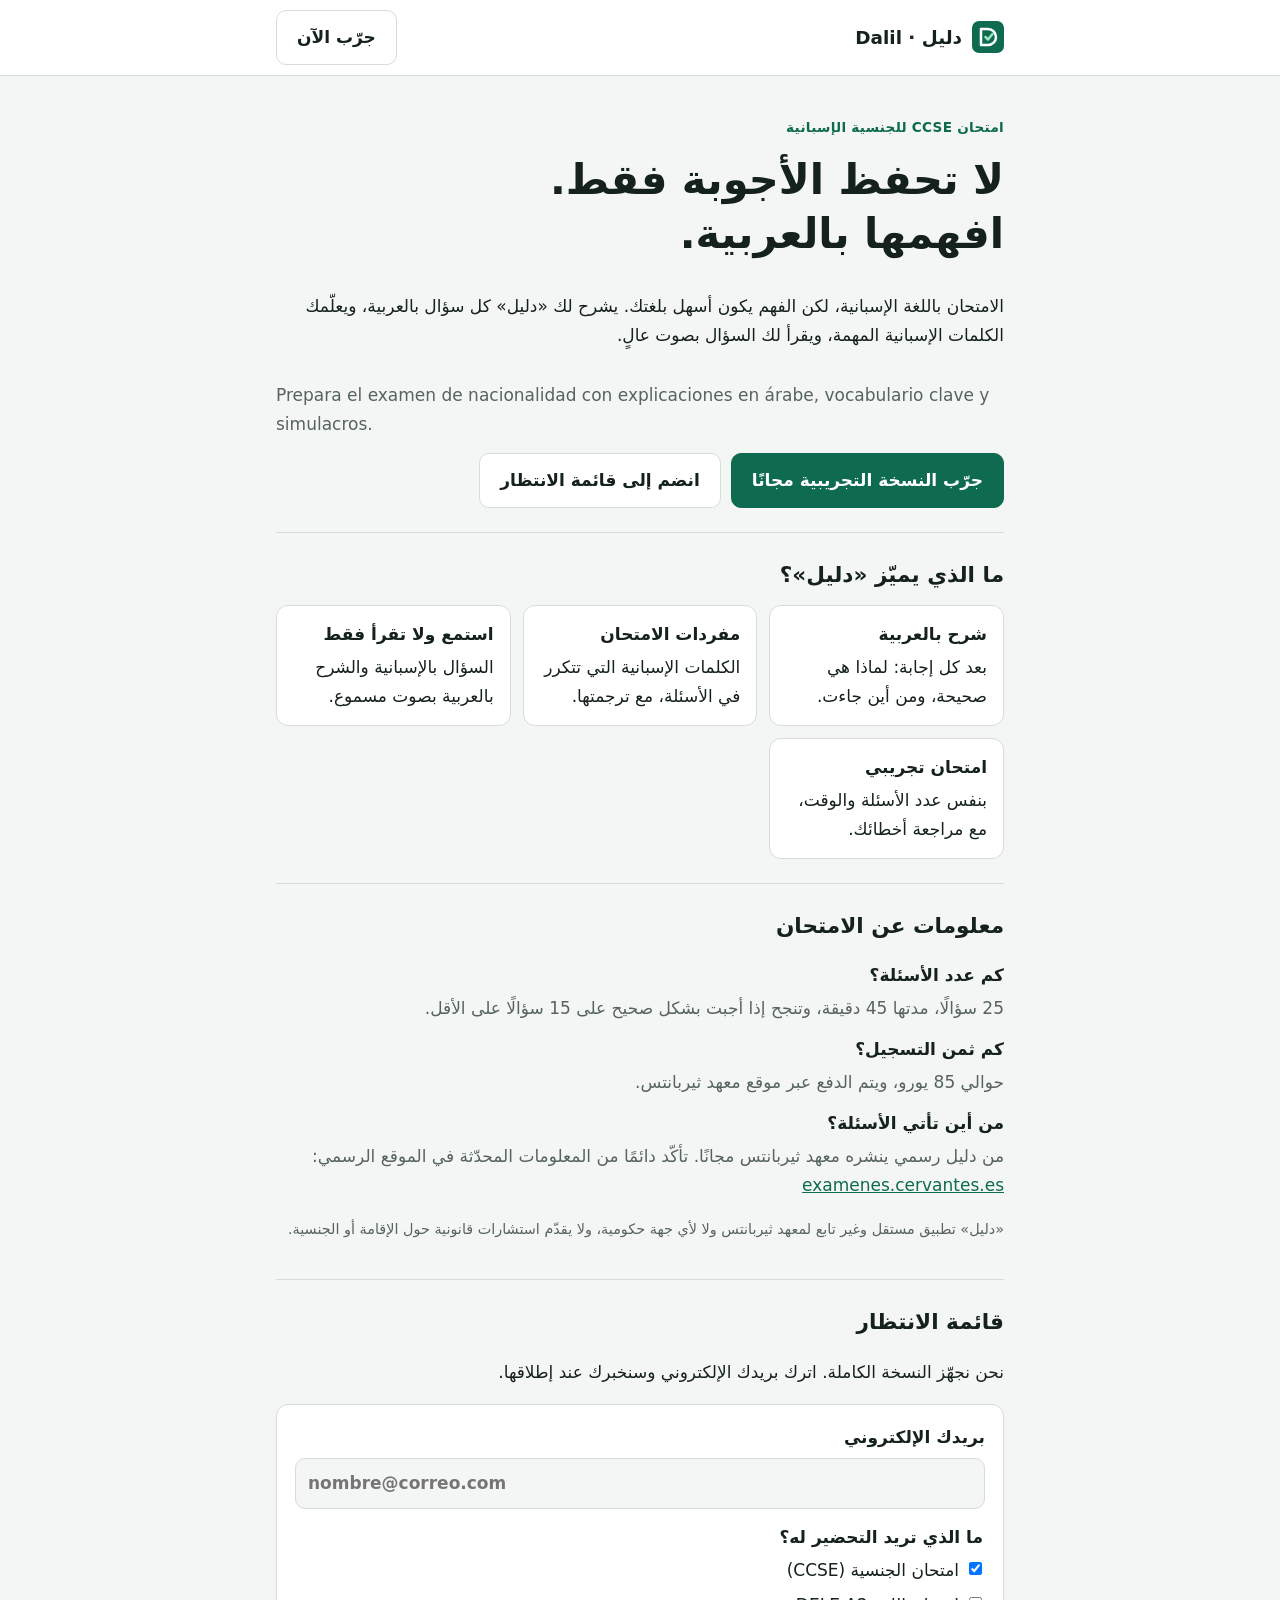
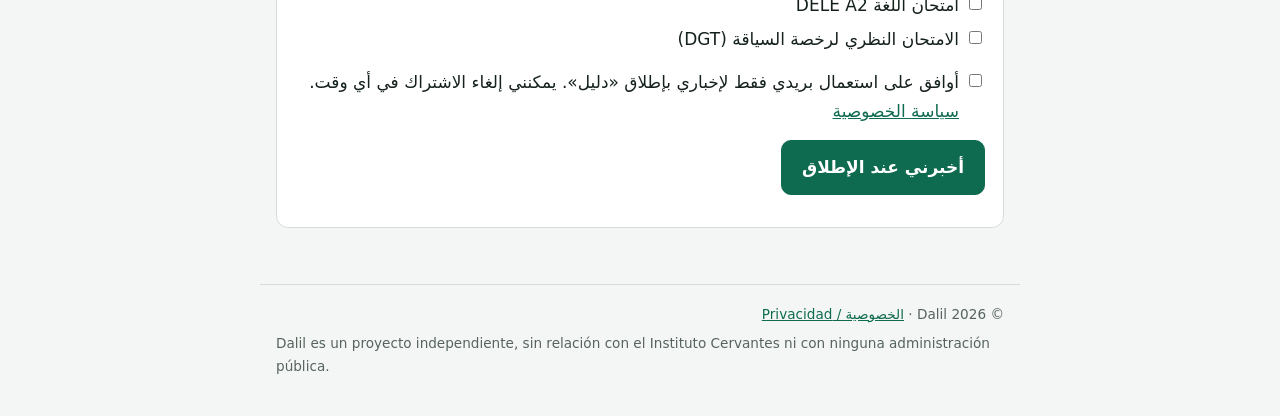
<file: index.html>
<!doctype html>
<html lang="ar" dir="rtl">
<head>
  <meta charset="utf-8">
  <meta name="viewport" content="width=device-width, initial-scale=1, viewport-fit=cover">
  <title>Dalil · امتحان الجنسية الإسبانية بالعربية</title>
  <meta name="description" content="افهم أسئلة امتحان الجنسية الإسبانية CCSE بالعربية: شرح، مفردات، نطق وامتحانات تجريبية. Prepara el CCSE con explicaciones en árabe.">
  <meta name="theme-color" content="#0f6b4f">
  <meta property="og:title" content="Dalil · امتحان الجنسية الإسبانية بالعربية">
  <meta property="og:description" content="شرح بالعربية، مفردات، نطق وامتحانات تجريبية لامتحان CCSE.">
  <link rel="icon" type="image/svg+xml" href="assets/icon.svg">
  <link rel="manifest" href="manifest.webmanifest">
  <link rel="stylesheet" href="assets/app.css">
</head>
<body>
  <header class="top">
    <div class="wrap">
      <a class="brand" href="index.html">
        <svg viewBox="0 0 64 64" aria-hidden="true"><rect width="64" height="64" rx="14" fill="#0f6b4f"/><path d="M18 16h14a16 16 0 0 1 0 32H18z" fill="none" stroke="#fff" stroke-width="5" stroke-linejoin="round"/><path d="M27 32l5 5 9-11" fill="none" stroke="#9fe3c6" stroke-width="5" stroke-linecap="round" stroke-linejoin="round"/></svg>
        <span>دليل · Dalil</span>
      </a>
      <a class="btn btn-ghost" href="practicar.html">جرّب الآن</a>
    </div>
  </header>

  <main class="wrap">
    <section class="hero">
      <p class="kicker">امتحان CCSE للجنسية الإسبانية</p>
      <h1>لا تحفظ الأجوبة فقط. افهمها بالعربية.</h1>
      <p>الامتحان باللغة الإسبانية، لكن الفهم يكون أسهل بلغتك. يشرح لك «دليل» كل سؤال بالعربية، ويعلّمك الكلمات الإسبانية المهمة، ويقرأ لك السؤال بصوت عالٍ.</p>
      <p class="es-line" lang="es" dir="ltr">Prepara el examen de nacionalidad con explicaciones en árabe, vocabulario clave y simulacros.</p>
      <div class="row">
        <a class="btn btn-primary" href="practicar.html">جرّب النسخة التجريبية مجانًا</a>
        <a class="btn" href="#قائمة-الانتظار">انضم إلى قائمة الانتظار</a>
      </div>
    </section>

    <section class="block">
      <h2>ما الذي يميّز «دليل»؟</h2>
      <ul class="points">
        <li><b>شرح بالعربية</b>بعد كل إجابة: لماذا هي صحيحة، ومن أين جاءت.</li>
        <li><b>مفردات الامتحان</b>الكلمات الإسبانية التي تتكرر في الأسئلة، مع ترجمتها.</li>
        <li><b>استمع ولا تقرأ فقط</b>السؤال بالإسبانية والشرح بالعربية بصوت مسموع.</li>
        <li><b>امتحان تجريبي</b>بنفس عدد الأسئلة والوقت، مع مراجعة أخطائك.</li>
      </ul>
    </section>

    <section class="block">
      <h2>معلومات عن الامتحان</h2>
      <dl class="faq">
        <dt>كم عدد الأسئلة؟</dt>
        <dd>25 سؤالًا، مدتها 45 دقيقة، وتنجح إذا أجبت بشكل صحيح على 15 سؤالًا على الأقل.</dd>
        <dt>كم ثمن التسجيل؟</dt>
        <dd>حوالي 85 يورو، ويتم الدفع عبر موقع معهد ثيربانتس.</dd>
        <dt>من أين تأتي الأسئلة؟</dt>
        <dd>من دليل رسمي ينشره معهد ثيربانتس مجانًا. تأكّد دائمًا من المعلومات المحدّثة في الموقع الرسمي: <a href="https://examenes.cervantes.es/es/ccse" lang="es" dir="ltr">examenes.cervantes.es</a></dd>
      </dl>
      <p class="note">«دليل» تطبيق مستقل وغير تابع لمعهد ثيربانتس ولا لأي جهة حكومية، ولا يقدّم استشارات قانونية حول الإقامة أو الجنسية.</p>
    </section>

    <section class="block" id="قائمة-الانتظار">
      <h2>قائمة الانتظار</h2>
      <p>نحن نجهّز النسخة الكاملة. اترك بريدك الإلكتروني وسنخبرك عند إطلاقها.</p>
      <form class="wait" id="waitForm" name="lista-espera" method="POST" data-netlify="true" netlify-honeypot="empresa">
        <input type="hidden" name="form-name" value="lista-espera">
        <p class="hp"><label>Empresa <input name="empresa" tabindex="-1" autocomplete="off"></label></p>
        <label for="email">بريدك الإلكتروني
          <input id="email" name="email" type="email" required autocomplete="email" inputmode="email" placeholder="nombre@correo.com">
        </label>
        <fieldset>
          <legend>ما الذي تريد التحضير له؟</legend>
          <label class="check"><input type="checkbox" name="examen" value="CCSE" checked> امتحان الجنسية (CCSE)</label>
          <label class="check"><input type="checkbox" name="examen" value="DELE A2"> امتحان اللغة DELE A2</label>
          <label class="check"><input type="checkbox" name="examen" value="DGT"> الامتحان النظري لرخصة السياقة (DGT)</label>
        </fieldset>
        <label class="check"><input type="checkbox" name="consentimiento" value="si" required>
          <span>أوافق على استعمال بريدي فقط لإخباري بإطلاق «دليل». يمكنني إلغاء الاشتراك في أي وقت. <a href="privacidad.html">سياسة الخصوصية</a></span>
        </label>
        <div class="row"><button class="btn btn-primary" type="submit">أخبرني عند الإطلاق</button></div>
        <p class="form-msg" id="formMsg" role="status"></p>
      </form>
    </section>
  </main>

  <footer class="foot wrap">
    <p>© 2026 Dalil · <a href="privacidad.html">الخصوصية / Privacidad</a></p>
    <p lang="es" dir="ltr">Dalil es un proyecto independiente, sin relación con el Instituto Cervantes ni con ninguna administración pública.</p>
  </footer>

  <script>
    // Envío de la lista de espera. En Netlify el formulario se recoge en /;
    // en cualquier otro alojamiento se avisa de que aún no está conectado.
    (function () {
      var form = document.getElementById("waitForm");
      var msg = document.getElementById("formMsg");
      form.addEventListener("submit", function (e) {
        e.preventDefault();
        if (!form.checkValidity()) { form.reportValidity(); return; }
        var body = new URLSearchParams(new FormData(form)).toString();
        msg.className = "form-msg";
        msg.textContent = "جارٍ الإرسال…";
        fetch("/", { method: "POST", headers: { "Content-Type": "application/x-www-form-urlencoded" }, body: body })
          .then(function (r) {
            if (!r.ok) throw new Error(String(r.status));
            form.reset();
            msg.className = "form-msg ok";
            msg.textContent = "شكرًا! سنراسلك عند الإطلاق.";
          })
          .catch(function () {
            msg.className = "form-msg bad";
            msg.textContent = "تعذّر الإرسال. حاول لاحقًا. (No se pudo enviar: el formulario aún no está conectado a un servidor.)";
          });
      });
    })();
  </script>
</body>
</html>
</file>
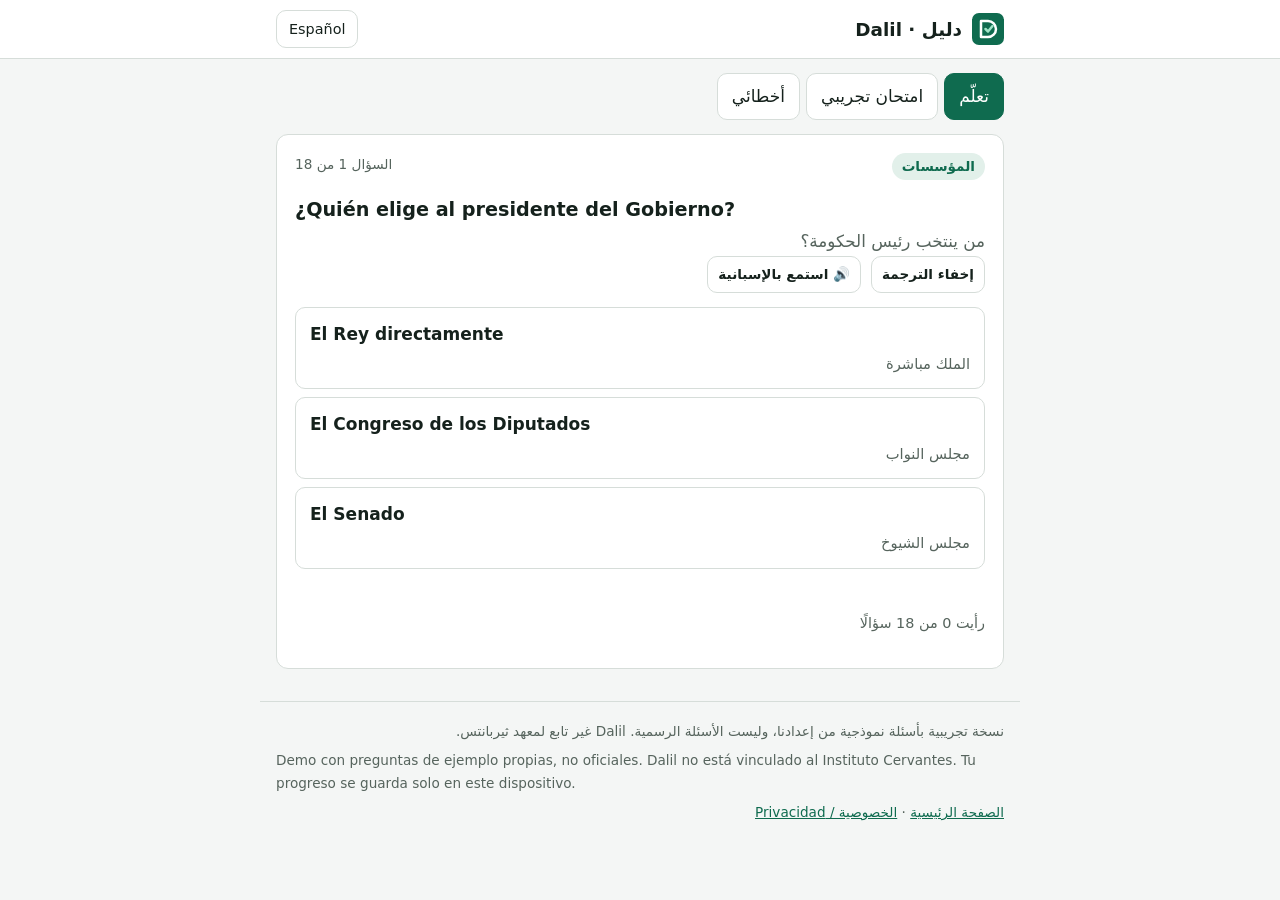
<file: practicar.html>
<!doctype html>
<html lang="ar" dir="rtl">
<head>
  <meta charset="utf-8">
  <meta name="viewport" content="width=device-width, initial-scale=1, viewport-fit=cover">
  <title>Dalil · تدرّب على امتحان CCSE</title>
  <meta name="description" content="تدرّب على امتحان الجنسية الإسبانية CCSE مع شرح بالعربية. Practica el CCSE con explicaciones en árabe.">
  <meta name="theme-color" content="#0f6b4f">
  <link rel="icon" type="image/svg+xml" href="assets/icon.svg">
  <link rel="manifest" href="manifest.webmanifest">
  <link rel="stylesheet" href="assets/app.css">
</head>
<body>
  <header class="top">
    <div class="wrap">
      <a class="brand" href="index.html">
        <svg viewBox="0 0 64 64" aria-hidden="true"><rect width="64" height="64" rx="14" fill="#0f6b4f"/><path d="M18 16h14a16 16 0 0 1 0 32H18z" fill="none" stroke="#fff" stroke-width="5" stroke-linejoin="round"/><path d="M27 32l5 5 9-11" fill="none" stroke="#9fe3c6" stroke-width="5" stroke-linecap="round" stroke-linejoin="round"/></svg>
        <span>دليل · Dalil</span>
      </a>
      <button type="button" class="lang-toggle" id="langBtn">Español</button>
    </div>
  </header>

  <main class="wrap">
    <nav class="tabs" id="tabs" role="tablist" aria-label="Modos">
      <button type="button" class="tab" role="tab" data-tab="study" aria-selected="true">تعلّم</button>
      <button type="button" class="tab" role="tab" data-tab="exam" aria-selected="false">امتحان تجريبي</button>
      <button type="button" class="tab" role="tab" data-tab="fails" aria-selected="false">أخطائي</button>
    </nav>
    <div id="view" aria-live="polite">
      <noscript><p>يحتاج هذا التطبيق إلى JavaScript. · Esta app necesita JavaScript.</p></noscript>
    </div>
  </main>

  <footer class="foot wrap">
    <p>نسخة تجريبية بأسئلة نموذجية من إعدادنا، وليست الأسئلة الرسمية. Dalil غير تابع لمعهد ثيربانتس.</p>
    <p lang="es" dir="ltr">Demo con preguntas de ejemplo propias, no oficiales. Dalil no está vinculado al Instituto Cervantes. Tu progreso se guarda solo en este dispositivo.</p>
    <p><a href="index.html">الصفحة الرئيسية</a> · <a href="privacidad.html">الخصوصية / Privacidad</a></p>
  </footer>

  <script src="data/preguntas-ejemplo.js"></script>
  <script src="assets/app.js"></script>
</body>
</html>
</file>
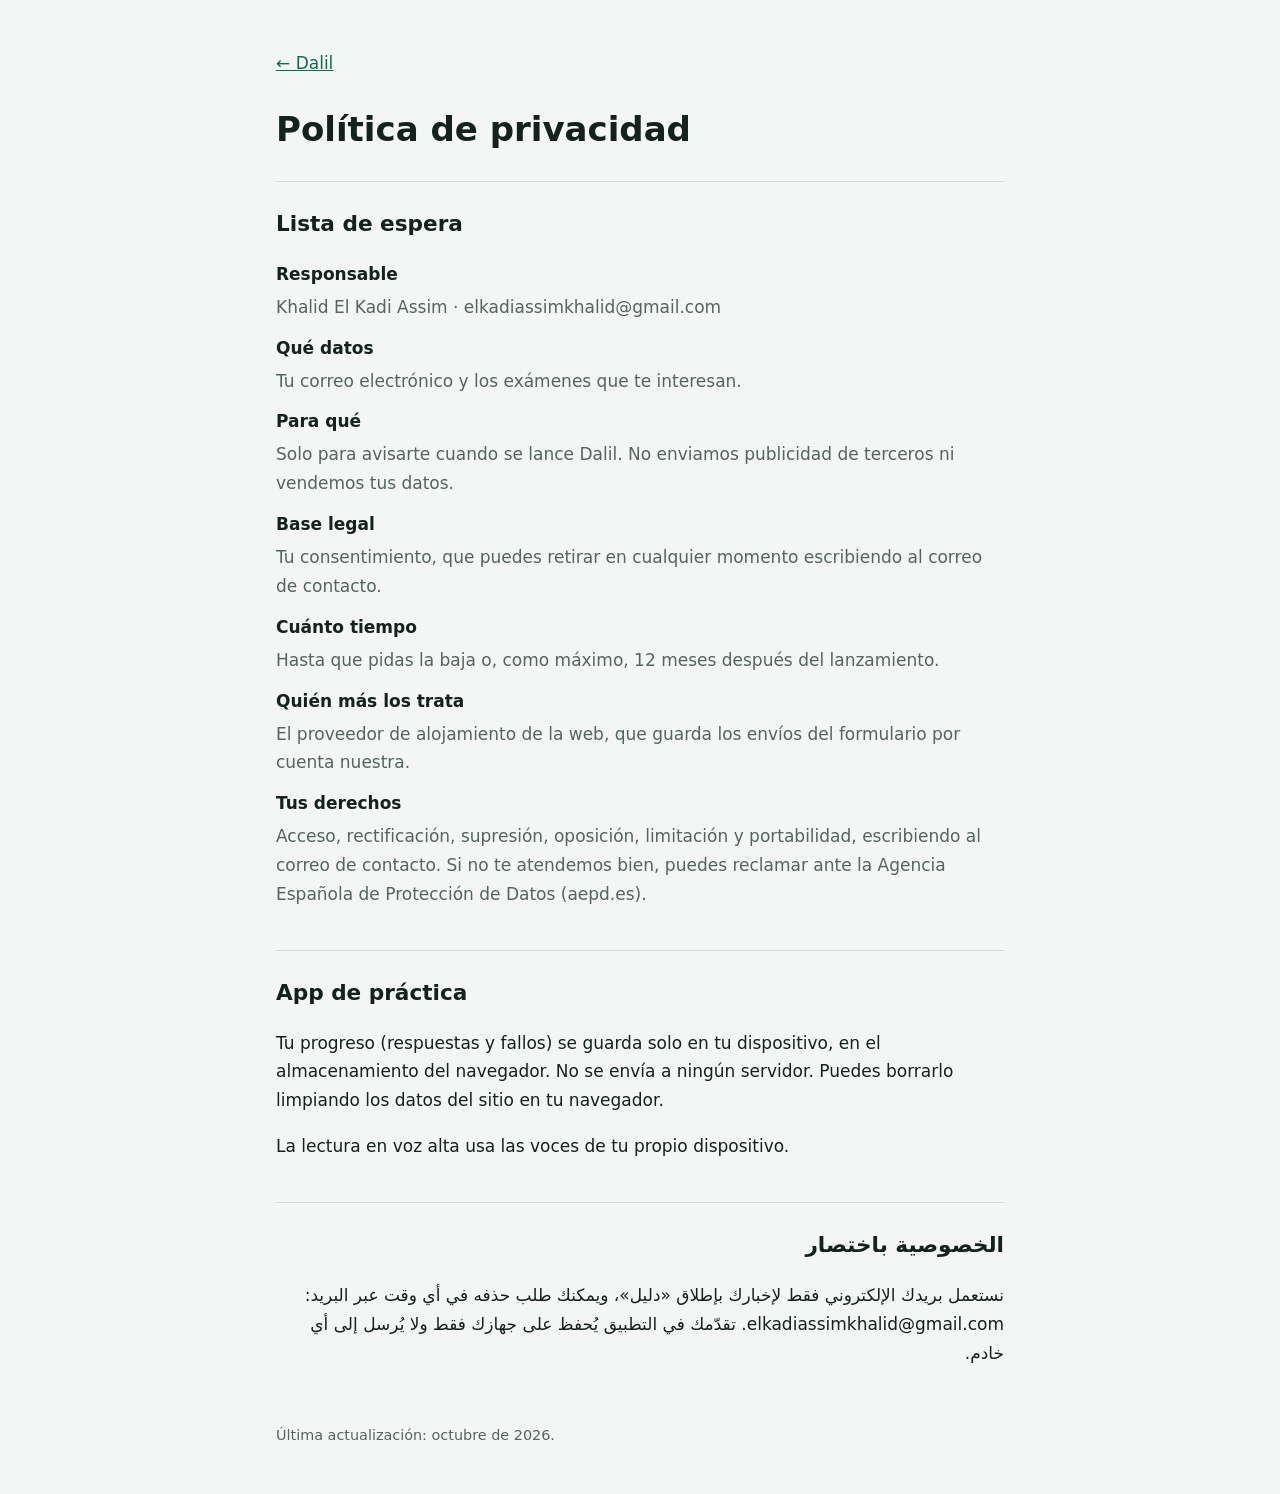
<file: privacidad.html>
<!doctype html>
<html lang="es" dir="ltr">
<head>
  <meta charset="utf-8">
  <meta name="viewport" content="width=device-width, initial-scale=1, viewport-fit=cover">
  <title>Dalil · Privacidad</title>
  <meta name="robots" content="noindex">
  <link rel="icon" type="image/svg+xml" href="assets/icon.svg">
  <link rel="stylesheet" href="assets/app.css">
</head>
<body>
  <main class="wrap" style="padding-block:32px">
    <p><a href="index.html">← Dalil</a></p>
    <h1>Política de privacidad</h1>

    <section class="block">
      <h2>Lista de espera</h2>
      <dl class="faq">
        <dt>Responsable</dt>
        <dd>Khalid El Kadi Assim · elkadiassimkhalid@gmail.com</dd>
        <dt>Qué datos</dt>
        <dd>Tu correo electrónico y los exámenes que te interesan.</dd>
        <dt>Para qué</dt>
        <dd>Solo para avisarte cuando se lance Dalil. No enviamos publicidad de terceros ni vendemos tus datos.</dd>
        <dt>Base legal</dt>
        <dd>Tu consentimiento, que puedes retirar en cualquier momento escribiendo al correo de contacto.</dd>
        <dt>Cuánto tiempo</dt>
        <dd>Hasta que pidas la baja o, como máximo, 12 meses después del lanzamiento.</dd>
        <dt>Quién más los trata</dt>
        <dd>El proveedor de alojamiento de la web, que guarda los envíos del formulario por cuenta nuestra.</dd>
        <dt>Tus derechos</dt>
        <dd>Acceso, rectificación, supresión, oposición, limitación y portabilidad, escribiendo al correo de contacto. Si no te atendemos bien, puedes reclamar ante la Agencia Española de Protección de Datos (aepd.es).</dd>
      </dl>
    </section>

    <section class="block">
      <h2>App de práctica</h2>
      <p>Tu progreso (respuestas y fallos) se guarda solo en tu dispositivo, en el almacenamiento del navegador. No se envía a ningún servidor. Puedes borrarlo limpiando los datos del sitio en tu navegador.</p>
      <p>La lectura en voz alta usa las voces de tu propio dispositivo.</p>
    </section>

    <section class="block" lang="ar" dir="rtl">
      <h2>الخصوصية باختصار</h2>
      <p>نستعمل بريدك الإلكتروني فقط لإخبارك بإطلاق «دليل»، ويمكنك طلب حذفه في أي وقت عبر البريد: <span dir="ltr">elkadiassimkhalid@gmail.com</span>. تقدّمك في التطبيق يُحفظ على جهازك فقط ولا يُرسل إلى أي خادم.</p>
    </section>

    <p class="note">Última actualización: octubre de 2026.</p>
  </main>
</body>
</html>
</file>
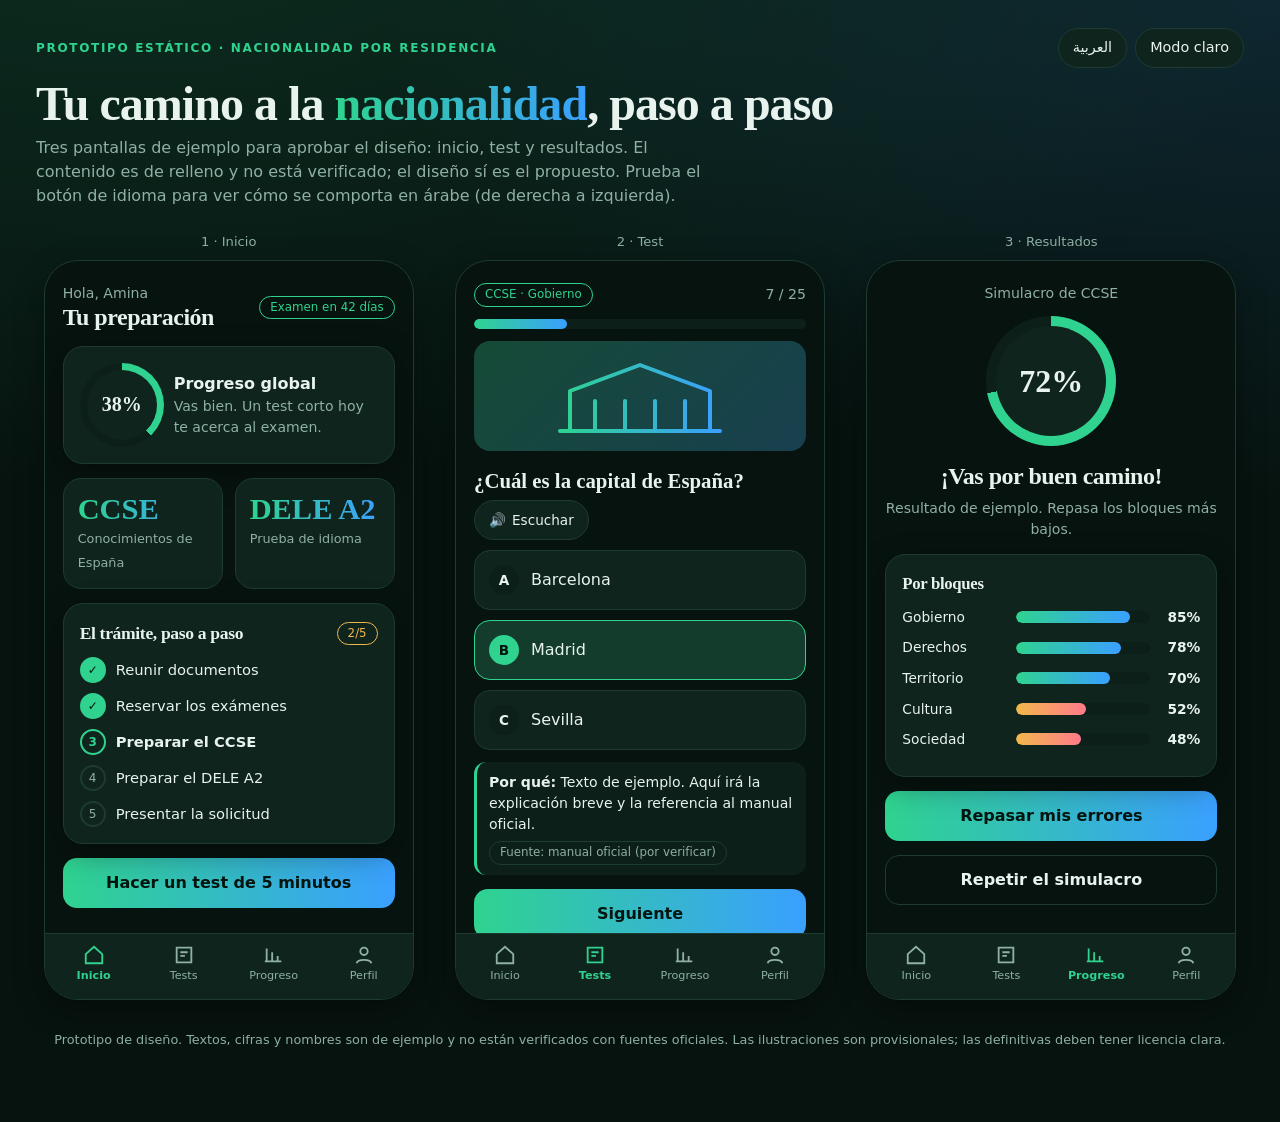
<file: docs/prototipo-nacionalidad.html>
<!doctype html>
<html lang="es" data-theme="dark">
<head>
<meta charset="utf-8">
<meta name="viewport" content="width=device-width,initial-scale=1">
<title>Prototipo · Nacionalidad</title>
<style>
:root{--bg:#07130f;--bg2:#0c1f19;--card:#0f241d;--line:#1d3b31;--ink:#e8f3ee;--mut:#8fb0a4;--a:#2fd38f;--b:#3aa0ff;--warn:#f2b84b;--bad:#ff7a8a;--sh:0 10px 30px rgba(0,0,0,.35)}
[data-theme=light]{--bg:#f3f8f5;--bg2:#e8f1ed;--card:#fff;--line:#d3e3dc;--ink:#0b2a21;--mut:#4d6b60;--a:#0c8f5b;--b:#1566c9;--warn:#a86f00;--bad:#c2243a;--sh:0 10px 30px rgba(10,60,40,.10)}
*{box-sizing:border-box}
body{margin:0;background:radial-gradient(1200px 600px at 10% -10%,color-mix(in srgb,var(--a) 14%,transparent),transparent),radial-gradient(900px 500px at 100% 0,color-mix(in srgb,var(--b) 14%,transparent),transparent),var(--bg);color:var(--ink);font:16px/1.5 system-ui,-apple-system,Segoe UI,Roboto,sans-serif;min-height:100vh}
h1,h2,h3,.serif{font-family:Georgia,"Iowan Old Style","Times New Roman",serif;letter-spacing:-.02em;margin:0}
em{font-style:normal;background:linear-gradient(90deg,var(--a),var(--b));-webkit-background-clip:text;background-clip:text;color:transparent}
.wrap{max-width:1240px;margin:0 auto;padding:28px 16px 60px}
.bar-top{display:flex;justify-content:space-between;align-items:center;gap:10px;flex-wrap:wrap}
.eyebrow{color:var(--a);font-weight:700;letter-spacing:.14em;font-size:.75rem;text-transform:uppercase}
.tbtn{border:1px solid var(--line);background:var(--card);color:var(--ink);border-radius:99px;padding:8px 14px;cursor:pointer;font:inherit;font-size:.9rem}
.tools{display:flex;gap:8px}
.intro h1{font-size:clamp(1.8rem,5vw,3rem);line-height:1.1;margin:10px 0 6px}
.intro p{color:var(--mut);max-width:680px;margin:0 0 24px}
.stage{display:grid;grid-template-columns:repeat(auto-fit,minmax(320px,1fr));gap:26px;justify-items:center}
.label{color:var(--mut);font-size:.82rem;text-align:center;margin-bottom:8px}
.phone{width:100%;max-width:370px;height:740px;border:1px solid var(--line);border-radius:34px;background:var(--bg);box-shadow:var(--sh);overflow:hidden;display:flex;flex-direction:column;position:relative}
.screen{flex:1;overflow:auto;padding:22px 18px 12px}
.nav{display:flex;justify-content:space-around;border-top:1px solid var(--line);background:var(--card);padding:10px 4px 14px}
.nav a{display:flex;flex-direction:column;align-items:center;gap:2px;font-size:.7rem;color:var(--mut);text-decoration:none;min-width:64px}
.nav a.on{color:var(--a);font-weight:700}
.nav svg{width:22px;height:22px}
.row{display:flex;justify-content:space-between;align-items:center;gap:10px}
.hi{font-size:1.5rem;line-height:1.15}
.sub{color:var(--mut);font-size:.88rem}
.card{background:var(--card);border:1px solid var(--line);border-radius:20px;padding:16px;box-shadow:var(--sh);margin-top:14px;animation:up .6s both}
.card:nth-of-type(2){animation-delay:.08s}.card:nth-of-type(3){animation-delay:.16s}.card:nth-of-type(4){animation-delay:.24s}
@keyframes up{from{opacity:0;transform:translateY(14px)}to{opacity:1;transform:none}}
.ring{--p:38;--c:var(--a);flex:none;width:84px;height:84px;border-radius:50%;display:grid;place-items:center;background:conic-gradient(var(--c) calc(var(--p)*1%),var(--bg2) 0);position:relative}
.ring::after{content:attr(data-s);position:absolute;inset:7px;border-radius:50%;background:var(--card);display:grid;place-items:center;font:700 1.25rem Georgia,serif}
.ring.big{width:130px;height:130px}.ring.big::after{inset:10px;font-size:2rem}
.kpis{display:grid;grid-template-columns:1fr 1fr;gap:12px;margin-top:14px}
.kpi{background:var(--card);border:1px solid var(--line);border-radius:18px;padding:14px;animation:up .6s .2s both}
.kpi b{display:block;font:700 1.9rem/1.1 Georgia,serif;background:linear-gradient(90deg,var(--a),var(--b));-webkit-background-clip:text;background-clip:text;color:transparent}
.kpi span{color:var(--mut);font-size:.8rem}
.tag{border:1px solid var(--line);border-radius:99px;padding:2px 10px;font-size:.74rem;color:var(--mut);display:inline-block}
.tag.g{color:var(--a);border-color:var(--a)}.tag.w{color:var(--warn);border-color:var(--warn)}
.btn{display:block;width:100%;text-align:center;background:linear-gradient(90deg,var(--a),var(--b));color:#04140e;font-weight:700;border:0;border-radius:14px;padding:14px;font:700 1rem system-ui;cursor:pointer;margin-top:14px;min-height:50px}
.btn.o{background:none;border:1px solid var(--line);color:var(--ink);font-weight:600}
.steps{list-style:none;margin:10px 0 0;padding:0;display:grid;gap:10px}
.steps li{display:flex;gap:10px;align-items:center;font-size:.92rem}
.dot{flex:none;width:26px;height:26px;border-radius:50%;border:2px solid var(--line);display:grid;place-items:center;font-size:.75rem;color:var(--mut)}
.dot.ok{background:var(--a);border-color:var(--a);color:#04140e;font-weight:800}
.dot.now{border-color:var(--a);color:var(--a);font-weight:800}
.prog{height:10px;border-radius:99px;background:var(--bg2);overflow:hidden}
.prog i{display:block;height:100%;width:28%;border-radius:99px;background:linear-gradient(90deg,var(--a),var(--b));transition:width 1s}
.q{font:700 1.3rem/1.3 Georgia,serif;margin:16px 0 6px}
.opt{display:flex;gap:12px;align-items:center;width:100%;text-align:start;background:var(--card);color:var(--ink);border:1.5px solid var(--line);border-radius:16px;padding:14px;margin-top:10px;font:inherit;cursor:pointer;min-height:56px;transition:transform .2s,border-color .2s}
.opt:hover{transform:translateY(-2px);border-color:var(--a)}
.opt .l{flex:none;width:30px;height:30px;border-radius:50%;background:var(--bg2);display:grid;place-items:center;font-weight:700;font-size:.85rem}
.opt.ok{border-color:var(--a);background:color-mix(in srgb,var(--a) 14%,var(--card))}
.opt.ok .l{background:var(--a);color:#04140e}
.opt.bad{border-color:var(--bad)}
.why{border-inline-start:3px solid var(--a);background:var(--bg2);border-radius:12px;padding:10px 12px;font-size:.88rem;margin-top:12px}
.audio{display:inline-flex;gap:6px;align-items:center;border:1px solid var(--line);background:var(--card);color:var(--ink);border-radius:99px;padding:8px 14px;font:inherit;font-size:.85rem;cursor:pointer;min-height:40px}
.bar{display:grid;grid-template-columns:104px 1fr 40px;gap:10px;align-items:center;margin:10px 0;font-size:.86rem}
.bar i{display:block;height:12px;border-radius:99px;background:linear-gradient(90deg,var(--a),var(--b))}
.bar .tr{background:var(--bg2);border-radius:99px;overflow:hidden}
.bar b{text-align:end}
.bar.low i{background:linear-gradient(90deg,var(--warn),var(--bad))}
.ill{width:100%;height:110px;border-radius:16px;margin-top:12px;background:linear-gradient(135deg,color-mix(in srgb,var(--a) 22%,var(--card)),color-mix(in srgb,var(--b) 22%,var(--card)));display:grid;place-items:center;overflow:hidden}
.note{color:var(--mut);font-size:.8rem;text-align:center;margin-top:30px}
:focus-visible{outline:3px solid var(--b);outline-offset:2px}
@media(prefers-reduced-motion:reduce){*{animation:none!important;transition:none!important}}
</style>
</head>
<body>
<div class="wrap">
 <div class="bar-top">
  <span class="eyebrow">Prototipo estático · Nacionalidad por residencia</span>
  <div class="tools">
   <button class="tbtn" id="lg">العربية</button>
   <button class="tbtn" id="th">Modo claro</button>
  </div>
 </div>
 <div class="intro">
  <h1>Tu camino a la <em>nacionalidad</em>, paso a paso</h1>
  <p>Tres pantallas de ejemplo para aprobar el diseño: inicio, test y resultados. El contenido es de relleno y no está verificado; el diseño sí es el propuesto. Prueba el botón de idioma para ver cómo se comporta en árabe (de derecha a izquierda).</p>
 </div>

 <div class="stage">

  <!-- Pantalla 1 -->
  <div>
   <div class="label">1 · Inicio</div>
   <div class="phone">
    <div class="screen">
     <div class="row">
      <div><div class="sub" data-t="hola">Hola, Amina</div><h2 class="hi" data-t="titulo">Tu preparación</h2></div>
      <span class="tag g" data-t="dias">Examen en 42 días</span>
     </div>
     <div class="card row">
      <div class="ring" style="--p:38" data-s="38%"></div>
      <div style="flex:1">
       <b data-t="global">Progreso global</b>
       <div class="sub" data-t="globalsub">Vas bien. Un test corto hoy te acerca al examen.</div>
      </div>
     </div>
     <div class="kpis">
      <div class="kpi"><b>CCSE</b><span data-t="k1">Conocimientos de España</span></div>
      <div class="kpi"><b>DELE A2</b><span data-t="k2">Prueba de idioma</span></div>
     </div>
     <div class="card">
      <div class="row"><h3 style="font-size:1.1rem" data-t="tramite">El trámite, paso a paso</h3><span class="tag w">2/5</span></div>
      <ul class="steps">
       <li><span class="dot ok">✓</span><span data-t="s1">Reunir documentos</span></li>
       <li><span class="dot ok">✓</span><span data-t="s2">Reservar los exámenes</span></li>
       <li><span class="dot now">3</span><b data-t="s3">Preparar el CCSE</b></li>
       <li><span class="dot">4</span><span data-t="s4">Preparar el DELE A2</span></li>
       <li><span class="dot">5</span><span data-t="s5">Presentar la solicitud</span></li>
      </ul>
     </div>
     <button class="btn" data-t="cta">Hacer un test de 5 minutos</button>
    </div>
    <nav class="nav">
     <a class="on" href="#"><svg viewBox="0 0 24 24" fill="none" stroke="currentColor" stroke-width="2"><path d="M3 11l9-8 9 8v10H3z"/></svg><span data-t="n1">Inicio</span></a>
     <a href="#"><svg viewBox="0 0 24 24" fill="none" stroke="currentColor" stroke-width="2"><path d="M4 4h16v16H4zM8 9h8M8 13h5"/></svg><span data-t="n2">Tests</span></a>
     <a href="#"><svg viewBox="0 0 24 24" fill="none" stroke="currentColor" stroke-width="2"><path d="M4 19V5m6 14V9m6 10v-6m4 6H2"/></svg><span data-t="n3">Progreso</span></a>
     <a href="#"><svg viewBox="0 0 24 24" fill="none" stroke="currentColor" stroke-width="2"><circle cx="12" cy="8" r="4"/><path d="M4 21c1-5 15-5 16 0"/></svg><span data-t="n4">Perfil</span></a>
    </nav>
   </div>
  </div>

  <!-- Pantalla 2 -->
  <div>
   <div class="label">2 · Test</div>
   <div class="phone">
    <div class="screen">
     <div class="row"><span class="tag g">CCSE · <span data-t="bloque">Gobierno</span></span><span class="sub">7 / 25</span></div>
     <div class="prog" style="margin-top:12px"><i></i></div>
     <div class="ill" aria-hidden="true">
      <svg viewBox="0 0 200 90" width="200" height="90"><defs><linearGradient id="g" x1="0" x2="1"><stop offset="0" stop-color="#2fd38f"/><stop offset="1" stop-color="#3aa0ff"/></linearGradient></defs><path d="M20 80h160M30 80V40l70-26 70 26v40M55 80V50m30 30V50m30 30V50m30 30V50" fill="none" stroke="url(#g)" stroke-width="4" stroke-linecap="round" stroke-linejoin="round"/></svg>
     </div>
     <div class="q" data-t="q">¿Cuál es la capital de España?</div>
     <button class="audio" aria-label="Escuchar la pregunta">🔊 <span data-t="escuchar">Escuchar</span></button>
     <button class="opt"><span class="l">A</span><span>Barcelona</span></button>
     <button class="opt ok"><span class="l">B</span><span>Madrid</span></button>
     <button class="opt"><span class="l">C</span><span>Sevilla</span></button>
     <div class="why"><b data-t="porque">Por qué:</b> <span data-t="expl">Texto de ejemplo. Aquí irá la explicación breve y la referencia al manual oficial.</span><br><span class="tag" style="margin-top:6px" data-t="fuente">Fuente: manual oficial (por verificar)</span></div>
     <button class="btn" data-t="sig">Siguiente</button>
    </div>
    <nav class="nav">
     <a href="#"><svg viewBox="0 0 24 24" fill="none" stroke="currentColor" stroke-width="2"><path d="M3 11l9-8 9 8v10H3z"/></svg><span data-t="n1">Inicio</span></a>
     <a class="on" href="#"><svg viewBox="0 0 24 24" fill="none" stroke="currentColor" stroke-width="2"><path d="M4 4h16v16H4zM8 9h8M8 13h5"/></svg><span data-t="n2">Tests</span></a>
     <a href="#"><svg viewBox="0 0 24 24" fill="none" stroke="currentColor" stroke-width="2"><path d="M4 19V5m6 14V9m6 10v-6m4 6H2"/></svg><span data-t="n3">Progreso</span></a>
     <a href="#"><svg viewBox="0 0 24 24" fill="none" stroke="currentColor" stroke-width="2"><circle cx="12" cy="8" r="4"/><path d="M4 21c1-5 15-5 16 0"/></svg><span data-t="n4">Perfil</span></a>
    </nav>
   </div>
  </div>

  <!-- Pantalla 3 -->
  <div>
   <div class="label">3 · Resultados</div>
   <div class="phone">
    <div class="screen">
     <div class="sub" style="text-align:center" data-t="r0">Simulacro de CCSE</div>
     <div style="display:grid;place-items:center;margin-top:12px"><div class="ring big" style="--p:72" data-s="72%"></div></div>
     <h2 style="text-align:center;margin-top:12px;font-size:1.5rem" data-t="r1">¡Vas por buen camino!</h2>
     <p class="sub" style="text-align:center;margin:4px 0 0" data-t="r2">Resultado de ejemplo. Repasa los bloques más bajos.</p>
     <div class="card">
      <h3 style="font-size:1.05rem" data-t="r3">Por bloques</h3>
      <div class="bar"><span data-t="b1">Gobierno</span><div class="tr"><i style="width:85%"></i></div><b>85%</b></div>
      <div class="bar"><span data-t="b2">Derechos</span><div class="tr"><i style="width:78%"></i></div><b>78%</b></div>
      <div class="bar"><span data-t="b3">Territorio</span><div class="tr"><i style="width:70%"></i></div><b>70%</b></div>
      <div class="bar low"><span data-t="b4">Cultura</span><div class="tr"><i style="width:52%"></i></div><b>52%</b></div>
      <div class="bar low"><span data-t="b5">Sociedad</span><div class="tr"><i style="width:48%"></i></div><b>48%</b></div>
     </div>
     <button class="btn" data-t="r4">Repasar mis errores</button>
     <button class="btn o" data-t="r5">Repetir el simulacro</button>
    </div>
    <nav class="nav">
     <a href="#"><svg viewBox="0 0 24 24" fill="none" stroke="currentColor" stroke-width="2"><path d="M3 11l9-8 9 8v10H3z"/></svg><span data-t="n1">Inicio</span></a>
     <a href="#"><svg viewBox="0 0 24 24" fill="none" stroke="currentColor" stroke-width="2"><path d="M4 4h16v16H4zM8 9h8M8 13h5"/></svg><span data-t="n2">Tests</span></a>
     <a class="on" href="#"><svg viewBox="0 0 24 24" fill="none" stroke="currentColor" stroke-width="2"><path d="M4 19V5m6 14V9m6 10v-6m4 6H2"/></svg><span data-t="n3">Progreso</span></a>
     <a href="#"><svg viewBox="0 0 24 24" fill="none" stroke="currentColor" stroke-width="2"><circle cx="12" cy="8" r="4"/><path d="M4 21c1-5 15-5 16 0"/></svg><span data-t="n4">Perfil</span></a>
    </nav>
   </div>
  </div>

 </div>
 <p class="note">Prototipo de diseño. Textos, cifras y nombres son de ejemplo y no están verificados con fuentes oficiales. Las ilustraciones son provisionales; las definitivas deben tener licencia clara.</p>
</div>

<script>
const T={
es:{hola:"Hola, Amina",titulo:"Tu preparación",dias:"Examen en 42 días",global:"Progreso global",globalsub:"Vas bien. Un test corto hoy te acerca al examen.",k1:"Conocimientos de España",k2:"Prueba de idioma",tramite:"El trámite, paso a paso",s1:"Reunir documentos",s2:"Reservar los exámenes",s3:"Preparar el CCSE",s4:"Preparar el DELE A2",s5:"Presentar la solicitud",cta:"Hacer un test de 5 minutos",n1:"Inicio",n2:"Tests",n3:"Progreso",n4:"Perfil",bloque:"Gobierno",q:"¿Cuál es la capital de España?",escuchar:"Escuchar",porque:"Por qué:",expl:"Texto de ejemplo. Aquí irá la explicación breve y la referencia al manual oficial.",fuente:"Fuente: manual oficial (por verificar)",sig:"Siguiente",r0:"Simulacro de CCSE",r1:"¡Vas por buen camino!",r2:"Resultado de ejemplo. Repasa los bloques más bajos.",r3:"Por bloques",b1:"Gobierno",b2:"Derechos",b3:"Territorio",b4:"Cultura",b5:"Sociedad",r4:"Repasar mis errores",r5:"Repetir el simulacro"},
ar:{hola:"مرحبًا، أمينة",titulo:"استعدادك",dias:"الامتحان بعد 42 يومًا",global:"التقدم العام",globalsub:"أنت تتقدم جيدًا. اختبار قصير اليوم يقرّبك من الامتحان.",k1:"معرفة إسبانيا",k2:"اختبار اللغة",tramite:"الإجراءات خطوة بخطوة",s1:"جمع الوثائق",s2:"حجز الامتحانات",s3:"التحضير لـ CCSE",s4:"التحضير لـ DELE A2",s5:"تقديم الطلب",cta:"اختبار لمدة 5 دقائق",n1:"الرئيسية",n2:"اختبارات",n3:"التقدم",n4:"الملف",bloque:"الحكومة",q:"ما هي عاصمة إسبانيا؟",escuchar:"استمع",porque:"السبب:",expl:"نص تجريبي. هنا سيظهر الشرح المختصر والمرجع من الدليل الرسمي.",fuente:"المصدر: الدليل الرسمي (للتحقق)",sig:"التالي",r0:"محاكاة اختبار CCSE",r1:"أنت على الطريق الصحيح!",r2:"نتيجة تجريبية. راجع الأقسام الأضعف.",r3:"حسب القسم",b1:"الحكومة",b2:"الحقوق",b3:"الأقاليم",b4:"الثقافة",b5:"المجتمع",r4:"مراجعة أخطائي",r5:"إعادة المحاكاة"}
};
let lang="es";
document.getElementById('lg').onclick=function(){
 lang=lang==="es"?"ar":"es";
 document.documentElement.dir=lang==="ar"?"rtl":"ltr";
 document.documentElement.lang=lang;
 this.textContent=lang==="ar"?"Español":"العربية";
 document.querySelectorAll('[data-t]').forEach(e=>{e.textContent=T[lang][e.dataset.t]});
};
document.getElementById('th').onclick=function(){
 const d=document.documentElement,l=d.dataset.theme==="light";
 d.dataset.theme=l?"dark":"light";this.textContent=l?"Modo claro":"Modo oscuro";
};
</script>
</body>
</html>
</file>
<file: assets/app.css>
/* Dalil: estilos compartidos de la portada y de la app de práctica.
   Fuentes del sistema para no depender de servicios externos (RGPD y uso sin conexión). */
:root {
  --bg: #f4f6f5;
  --surface: #ffffff;
  --ink: #15211c;
  --muted: #56645d;
  --line: #d6ddd9;
  --accent: #0f6b4f;
  --accent-ink: #ffffff;
  --accent-soft: #e2f0ea;
  --ok: #17784f;
  --ok-soft: #e1f3e9;
  --bad: #b3362d;
  --bad-soft: #fbe6e3;
  --radius: 12px;
  --font: "Segoe UI", "Noto Sans Arabic", "Noto Sans", "Geeza Pro", Tahoma, system-ui, -apple-system, sans-serif;
  color-scheme: light;
}
@media (prefers-color-scheme: dark) {
  :root {
    --bg: #0f1513;
    --surface: #18211d;
    --ink: #e7eeea;
    --muted: #9fb0a8;
    --line: #2b3832;
    --accent: #5cc79e;
    --accent-ink: #0f1513;
    --accent-soft: #1c3329;
    --ok: #6fd3a3;
    --ok-soft: #173326;
    --bad: #f19a90;
    --bad-soft: #3b1f1c;
    color-scheme: dark;
  }
}
* { box-sizing: border-box; }
html { -webkit-text-size-adjust: 100%; }
body {
  margin: 0;
  background: var(--bg);
  color: var(--ink);
  font: 17px/1.7 var(--font);
}
[hidden] { display: none !important; }
a { color: var(--accent); }
img, svg { max-width: 100%; }
:focus-visible { outline: 3px solid var(--accent); outline-offset: 3px; }

.wrap {
  max-width: 760px;
  margin: 0 auto;
  padding-left: max(16px, env(safe-area-inset-left, 0px));
  padding-right: max(16px, env(safe-area-inset-right, 0px));
}

/* Cabecera */
.top {
  border-bottom: 1px solid var(--line);
  background: var(--surface);
  position: sticky;
  top: 0;
  z-index: 5;
}
.top .wrap { display: flex; align-items: center; justify-content: space-between; gap: 12px; padding-block: 10px; }
.brand { display: flex; align-items: center; gap: 10px; text-decoration: none; color: var(--ink); font-weight: 700; font-size: 1.15rem; }
.brand svg { width: 32px; height: 32px; }
.lang-toggle, .btn, .opt, .tab {
  font: inherit;
  cursor: pointer;
  border-radius: 10px;
  border: 1px solid var(--line);
  background: var(--surface);
  color: var(--ink);
}
.lang-toggle { padding: 6px 12px; font-size: .9rem; }

/* Botones */
.btn { padding: 12px 20px; font-weight: 600; display: inline-flex; align-items: center; gap: 8px; text-decoration: none; }
.btn-primary { background: var(--accent); color: var(--accent-ink); border-color: var(--accent); }
.btn-ghost { background: transparent; }
.btn:disabled { opacity: .5; cursor: default; }
.row { display: flex; flex-wrap: wrap; gap: 10px; align-items: center; }

/* Portada */
.hero { padding-block: 40px 24px; display: grid; gap: 14px; }
.hero h1 { font-size: clamp(1.8rem, 6vw, 2.6rem); line-height: 1.3; margin: 0; text-wrap: balance; }
.hero .es-line { color: var(--muted); margin: 0; }
.kicker { font-size: .85rem; font-weight: 700; color: var(--accent); margin: 0; letter-spacing: .02em; }
section.block { padding-block: 24px; border-top: 1px solid var(--line); }
section.block h2 { font-size: 1.35rem; margin: 0 0 12px; }
.points { display: grid; gap: 12px; grid-template-columns: repeat(auto-fit, minmax(200px, 1fr)); padding: 0; margin: 0; list-style: none; }
.points li { background: var(--surface); border: 1px solid var(--line); border-radius: var(--radius); padding: 14px 16px; }
.points b { display: block; margin-bottom: 4px; }
.note { font-size: .9rem; color: var(--muted); }
.faq dt { font-weight: 700; margin-top: 12px; }
.faq dd { margin: 4px 0 0; color: var(--muted); }

/* Formulario */
form.wait { display: grid; gap: 14px; background: var(--surface); border: 1px solid var(--line); border-radius: var(--radius); padding: 18px; }
form.wait label { display: grid; gap: 6px; font-weight: 600; }
form.wait input[type="email"] { font: inherit; padding: 10px 12px; border-radius: 10px; border: 1px solid var(--line); background: var(--bg); color: var(--ink); direction: ltr; text-align: start; }
fieldset { border: 0; padding: 0; margin: 0; display: grid; gap: 6px; }
legend { font-weight: 600; margin-bottom: 4px; }
.check { display: flex !important; gap: 8px; align-items: flex-start; font-weight: 400 !important; }
.check input { margin-top: 6px; }
.form-msg { margin: 0; font-weight: 600; }
.form-msg.ok { color: var(--ok); }
.form-msg.bad { color: var(--bad); }
.hp { position: absolute; width: 1px; height: 1px; overflow: hidden; clip: rect(0 0 0 0); white-space: nowrap; margin: 0; }

/* App */
.tabs { display: flex; gap: 6px; padding-block: 14px; flex-wrap: wrap; }
.tab { padding: 8px 14px; }
.tab[aria-selected="true"] { background: var(--accent); color: var(--accent-ink); border-color: var(--accent); }
.card { background: var(--surface); border: 1px solid var(--line); border-radius: var(--radius); padding: 18px; display: grid; gap: 14px; }
.meta { display: flex; justify-content: space-between; gap: 8px; flex-wrap: wrap; font-size: .85rem; color: var(--muted); }
.chip { background: var(--accent-soft); color: var(--accent); padding: 2px 10px; border-radius: 999px; font-weight: 600; }
.q-es { font-size: 1.2rem; font-weight: 700; margin: 0; }
.q-ar { margin: 0; color: var(--muted); font-size: 1.05rem; }
.opts { display: grid; gap: 8px; }
.opt { padding: 12px 14px; text-align: start; display: grid; gap: 2px; }
.opt .t-es { font-weight: 600; }
.opt .t-ar { font-size: .92rem; color: var(--muted); }
.opt.correct { border-color: var(--ok); background: var(--ok-soft); }
.opt.wrong { border-color: var(--bad); background: var(--bad-soft); }
.opt.chosen { border-color: var(--accent); background: var(--accent-soft); }
.opt:disabled { cursor: default; }
.feedback { border-radius: 10px; padding: 12px 14px; display: grid; gap: 8px; }
.feedback.ok { background: var(--ok-soft); }
.feedback.bad { background: var(--bad-soft); }
.feedback p { margin: 0; }
.vocab { display: grid; gap: 4px; margin: 0; padding: 0; list-style: none; font-size: .95rem; }
.vocab li { display: flex; justify-content: space-between; gap: 12px; border-bottom: 1px dashed var(--line); padding-block: 4px; }
.speak { font-size: .85rem; padding: 6px 10px; }
.timer { font-variant-numeric: tabular-nums; font-weight: 700; }
.result { text-align: center; display: grid; gap: 8px; }
.result .score { font-size: 2.6rem; font-weight: 800; margin: 0; font-variant-numeric: tabular-nums; }
.pass { color: var(--ok); }
.fail { color: var(--bad); }
.review { display: grid; gap: 8px; padding: 0; margin: 0; list-style: none; }
.review li { border: 1px solid var(--line); border-radius: 10px; padding: 10px 12px; }
.review .bad { color: var(--bad); }
.review .ok { color: var(--ok); }
.empty { color: var(--muted); text-align: center; padding: 24px 0; }
.progress { height: 6px; background: var(--line); border-radius: 999px; overflow: hidden; }
.progress span { display: block; height: 100%; background: var(--accent); width: 0; }

footer.foot { border-top: 1px solid var(--line); margin-top: 32px; padding-block: 18px 32px; font-size: .85rem; color: var(--muted); }
footer.foot p { margin: 0 0 6px; }

@media (prefers-reduced-motion: no-preference) {
  .progress span { transition: width .3s ease; }
}
</file>
